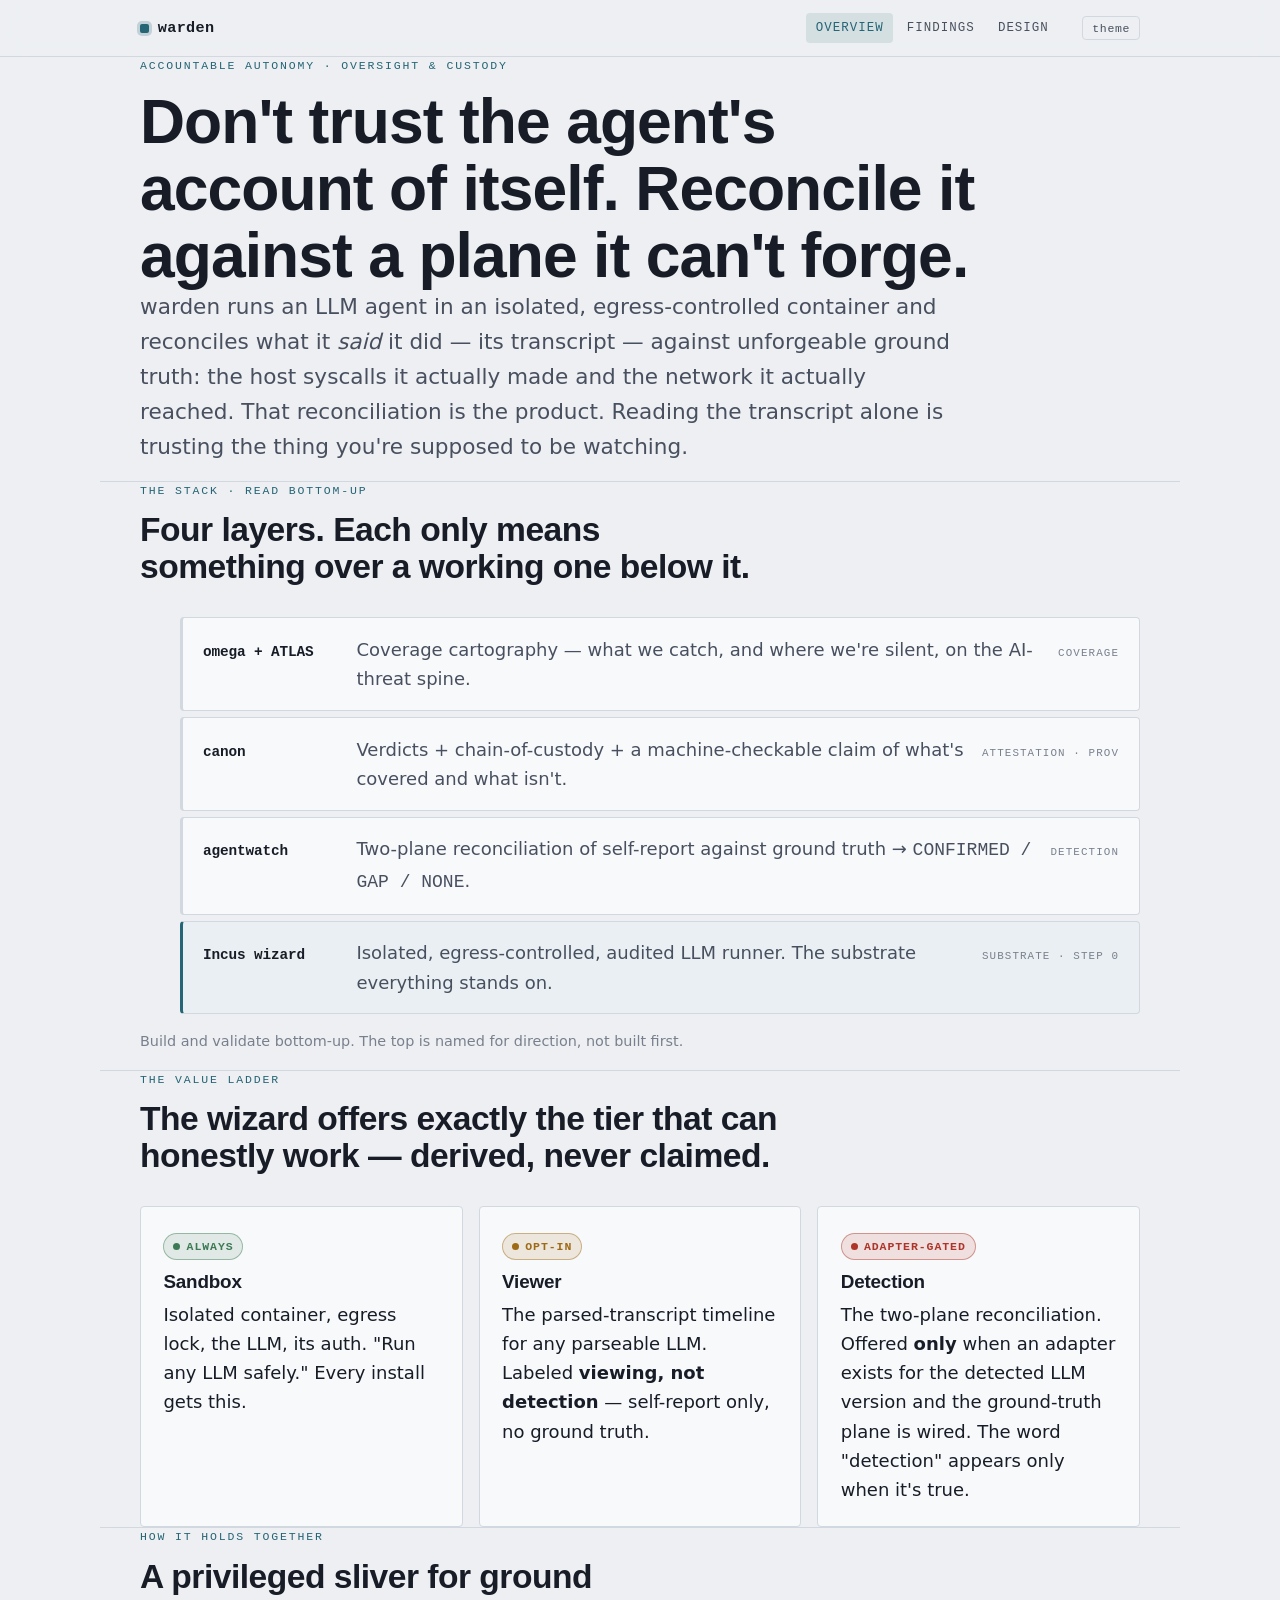
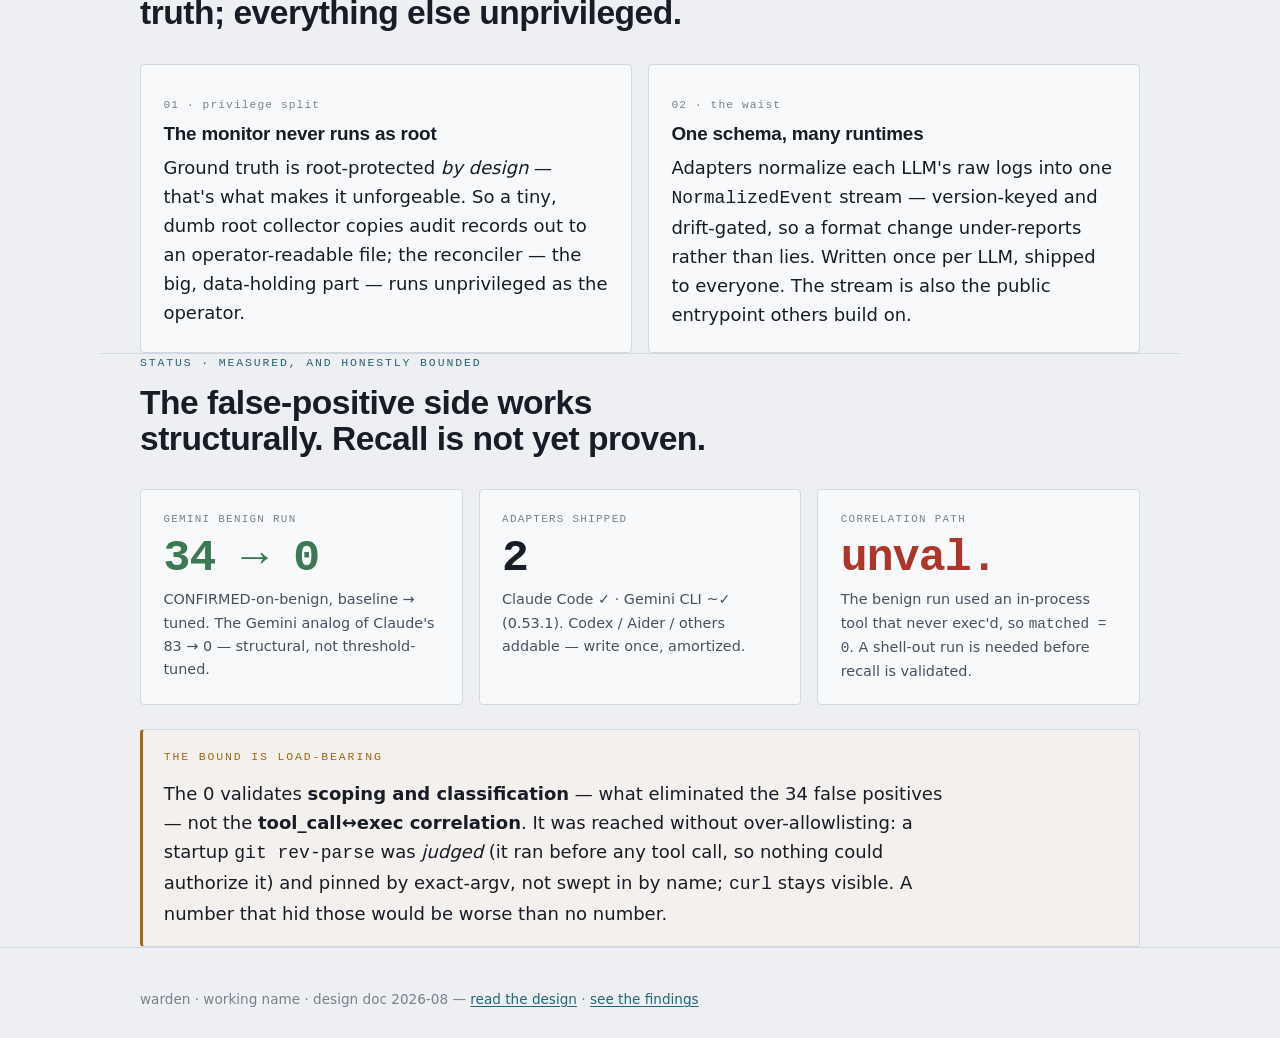
<file: web/index.html>
<!doctype html>
<html lang="en">
<head>
<meta charset="utf-8">
<meta name="viewport" content="width=device-width, initial-scale=1">
<title>warden — governed LLM workload-runner</title>
<meta name="description" content="Run an LLM agent isolated and egress-controlled, and reconcile what it said it did against unforgeable ground truth.">
<link rel="stylesheet" href="warden.css">
</head>
<body>
<header class="bar">
  <div class="wrap">
    <span class="brand"><span class="dot"></span>warden</span>
    <nav class="nav" aria-label="Primary">
      <a href="index.html" aria-current="page">Overview</a>
      <a href="findings.html">Findings</a>
      <a href="design.html">Design</a>
    </nav>
    <button class="tgl" id="tgl" type="button" aria-label="Toggle color theme">theme</button>
  </div>
</header>

<main>
  <section class="wrap">
    <p class="eyebrow">Accountable autonomy · oversight &amp; custody</p>
    <h1>Don't trust the agent's account of itself. Reconcile it against a plane it can't forge.</h1>
    <p class="lede">warden runs an LLM agent in an isolated, egress-controlled container and reconciles what it <em>said</em> it did — its transcript — against unforgeable ground truth: the host syscalls it actually made and the network it actually reached. That reconciliation is the product. Reading the transcript alone is trusting the thing you're supposed to be watching.</p>
  </section>

  <section class="wrap">
    <div class="section-head">
      <p class="eyebrow">The stack · read bottom-up</p>
      <h2>Four layers. Each only means something over a working one below it.</h2>
    </div>
    <ol class="stack">
      <li class="layer" data-base>
        <span class="lname">Incus wizard</span>
        <span class="lrole">Isolated, egress-controlled, audited LLM runner. The substrate everything stands on.</span>
        <span class="ltag">substrate · step 0</span>
      </li>
      <li class="layer">
        <span class="lname">agentwatch</span>
        <span class="lrole">Two-plane reconciliation of self-report against ground truth → <span class="mono">CONFIRMED / GAP / NONE</span>.</span>
        <span class="ltag">detection</span>
      </li>
      <li class="layer">
        <span class="lname">canon</span>
        <span class="lrole">Verdicts + chain-of-custody + a machine-checkable claim of what's covered and what isn't.</span>
        <span class="ltag">attestation · prov</span>
      </li>
      <li class="layer">
        <span class="lname">omega + ATLAS</span>
        <span class="lrole">Coverage cartography — what we catch, and where we're silent, on the AI-threat spine.</span>
        <span class="ltag">coverage</span>
      </li>
    </ol>
    <p class="muted" style="margin-top:1rem;font-size:0.9rem">Build and validate bottom-up. The top is named for direction, not built first.</p>
  </section>

  <section class="wrap">
    <div class="section-head">
      <p class="eyebrow">The value ladder</p>
      <h2>The wizard offers exactly the tier that can honestly work — derived, never claimed.</h2>
    </div>
    <div class="grid cols-3">
      <div class="card">
        <span class="pill pill--ok">Always</span>
        <h3 style="margin-top:0.7rem">Sandbox</h3>
        <p>Isolated container, egress lock, the LLM, its auth. "Run any LLM safely." Every install gets this.</p>
      </div>
      <div class="card">
        <span class="pill pill--gap">Opt-in</span>
        <h3 style="margin-top:0.7rem">Viewer</h3>
        <p>The parsed-transcript timeline for any parseable LLM. Labeled <strong>viewing, not detection</strong> — self-report only, no ground truth.</p>
      </div>
      <div class="card">
        <span class="pill pill--crit">Adapter-gated</span>
        <h3 style="margin-top:0.7rem">Detection</h3>
        <p>The two-plane reconciliation. Offered <strong>only</strong> when an adapter exists for the detected LLM version and the ground-truth plane is wired. The word "detection" appears only when it's true.</p>
      </div>
    </div>
  </section>

  <section class="wrap">
    <div class="section-head">
      <p class="eyebrow">How it holds together</p>
      <h2>A privileged sliver for ground truth; everything else unprivileged.</h2>
    </div>
    <div class="grid cols-2">
      <div class="card">
        <span class="num">01 · privilege split</span>
        <h3 style="margin-top:0.5rem">The monitor never runs as root</h3>
        <p>Ground truth is root-protected <em>by design</em> — that's what makes it unforgeable. So a tiny, dumb root collector copies audit records out to an operator-readable file; the reconciler — the big, data-holding part — runs unprivileged as the operator.</p>
      </div>
      <div class="card">
        <span class="num">02 · the waist</span>
        <h3 style="margin-top:0.5rem">One schema, many runtimes</h3>
        <p>Adapters normalize each LLM's raw logs into one <span class="mono">NormalizedEvent</span> stream — version-keyed and drift-gated, so a format change under-reports rather than lies. Written once per LLM, shipped to everyone. The stream is also the public entrypoint others build on.</p>
      </div>
    </div>
  </section>

  <section class="wrap">
    <div class="section-head">
      <p class="eyebrow">Status · measured, and honestly bounded</p>
      <h2>The false-positive side works structurally. Recall is not yet proven.</h2>
    </div>
    <div class="grid cols-3" style="margin-bottom:1.5rem">
      <div class="stat" data-tone="ok"><div class="k">Gemini benign run</div><div class="v">34&nbsp;→&nbsp;0</div><div class="s">CONFIRMED-on-benign, baseline → tuned. The Gemini analog of Claude's 83 → 0 — structural, not threshold-tuned.</div></div>
      <div class="stat"><div class="k">Adapters shipped</div><div class="v">2</div><div class="s">Claude Code ✓ · Gemini CLI ~✓ (0.53.1). Codex / Aider / others addable — write once, amortized.</div></div>
      <div class="stat" data-tone="crit"><div class="k">Correlation path</div><div class="v">unval.</div><div class="s">The benign run used an in-process tool that never exec'd, so <span class="mono">matched = 0</span>. A shell-out run is needed before recall is validated.</div></div>
    </div>
    <div class="note">
      <p class="eyebrow">The bound is load-bearing</p>
      <p style="margin-bottom:0">The 0 validates <strong>scoping and classification</strong> — what eliminated the 34 false positives — not the <strong>tool_call↔exec correlation</strong>. It was reached without over-allowlisting: a startup <span class="mono">git rev-parse</span> was <em>judged</em> (it ran before any tool call, so nothing could authorize it) and pinned by exact-argv, not swept in by name; <span class="mono">curl</span> stays visible. A number that hid those would be worse than no number.</p>
    </div>
  </section>
</main>

<footer>
  <div class="wrap">
    warden · working name · design doc 2026-08 — <a href="design.html">read the design</a> · <a href="findings.html">see the findings</a>
  </div>
</footer>

<script>
(function () {
  var root = document.documentElement, btn = document.getElementById("tgl");
  var KEY = "warden-theme";
  try { var saved = localStorage.getItem(KEY); if (saved) root.setAttribute("data-theme", saved); } catch (e) {}
  function cur() {
    var a = root.getAttribute("data-theme");
    if (a) return a;
    return matchMedia("(prefers-color-scheme: dark)").matches ? "dark" : "light";
  }
  btn.addEventListener("click", function () {
    var next = cur() === "dark" ? "light" : "dark";
    root.setAttribute("data-theme", next);
    try { localStorage.setItem(KEY, next); } catch (e) {}
  });
})();
</script>
</body>
</html>
</file>
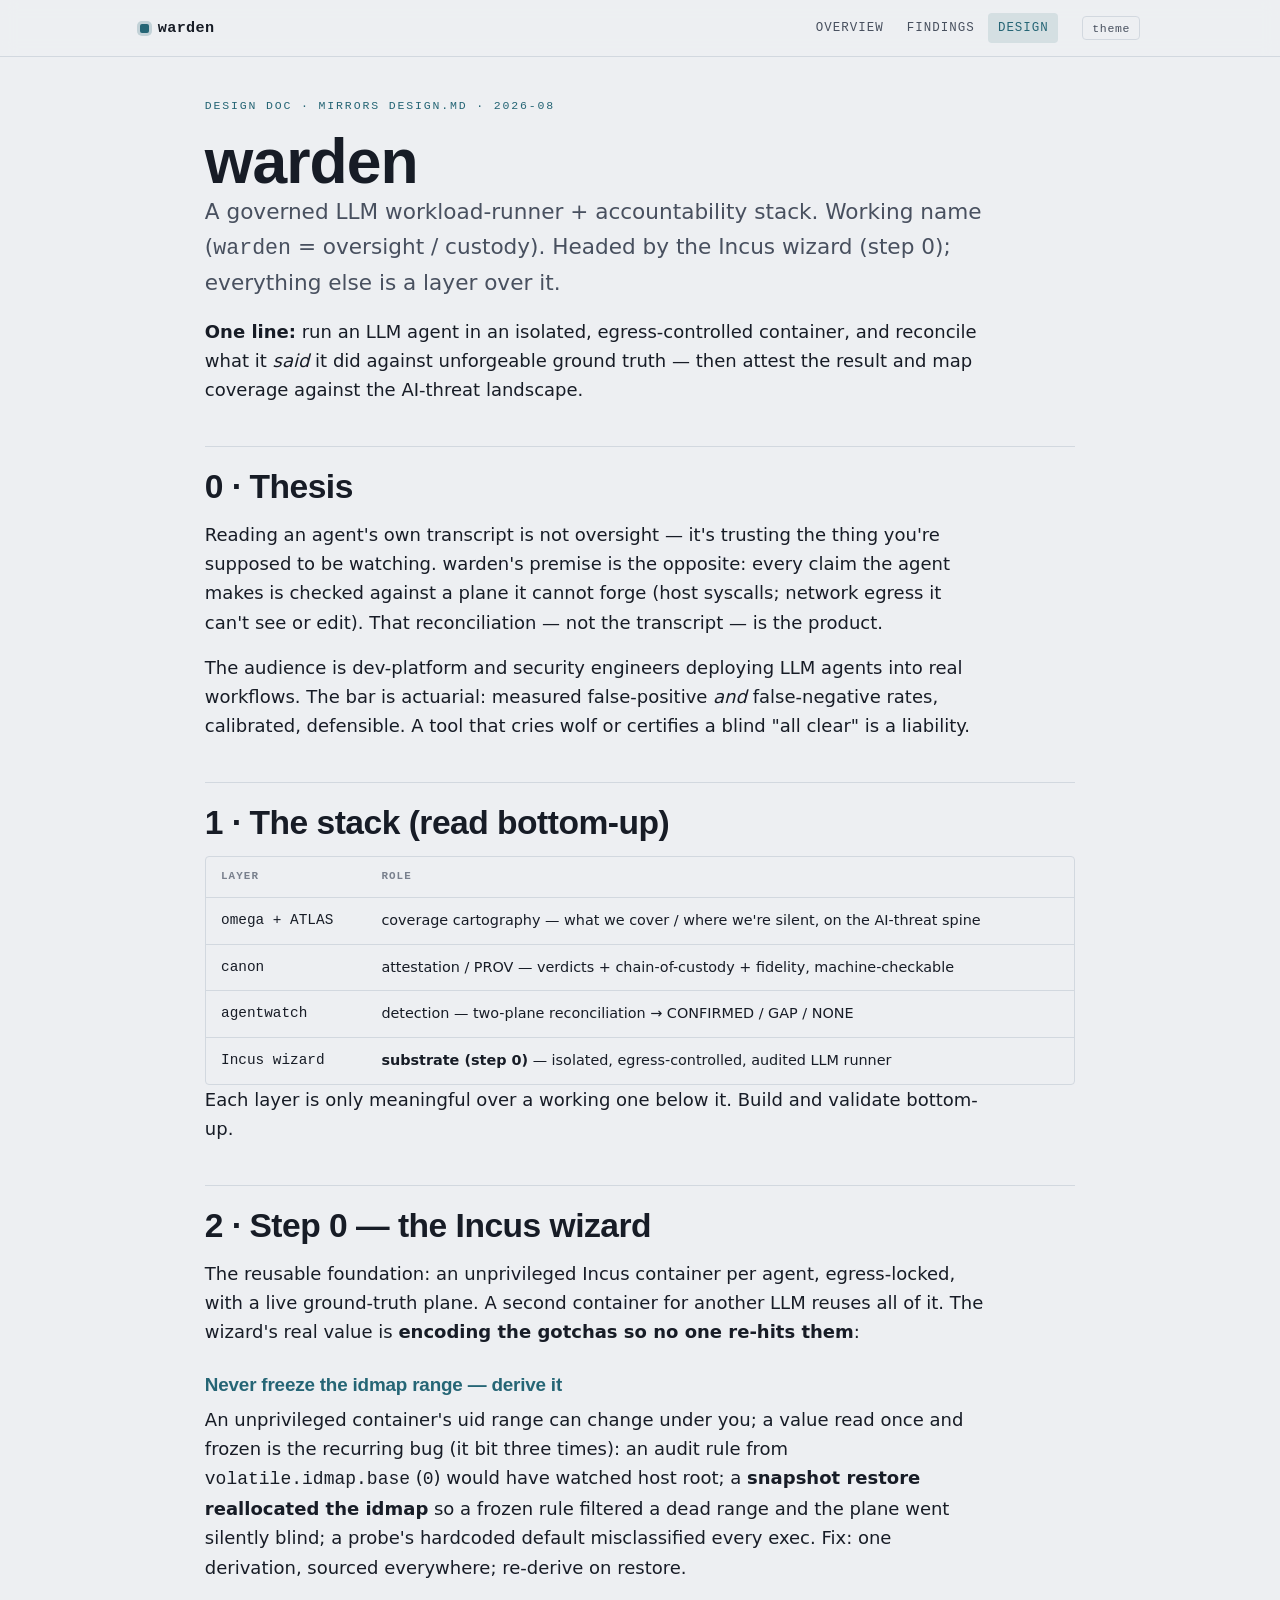
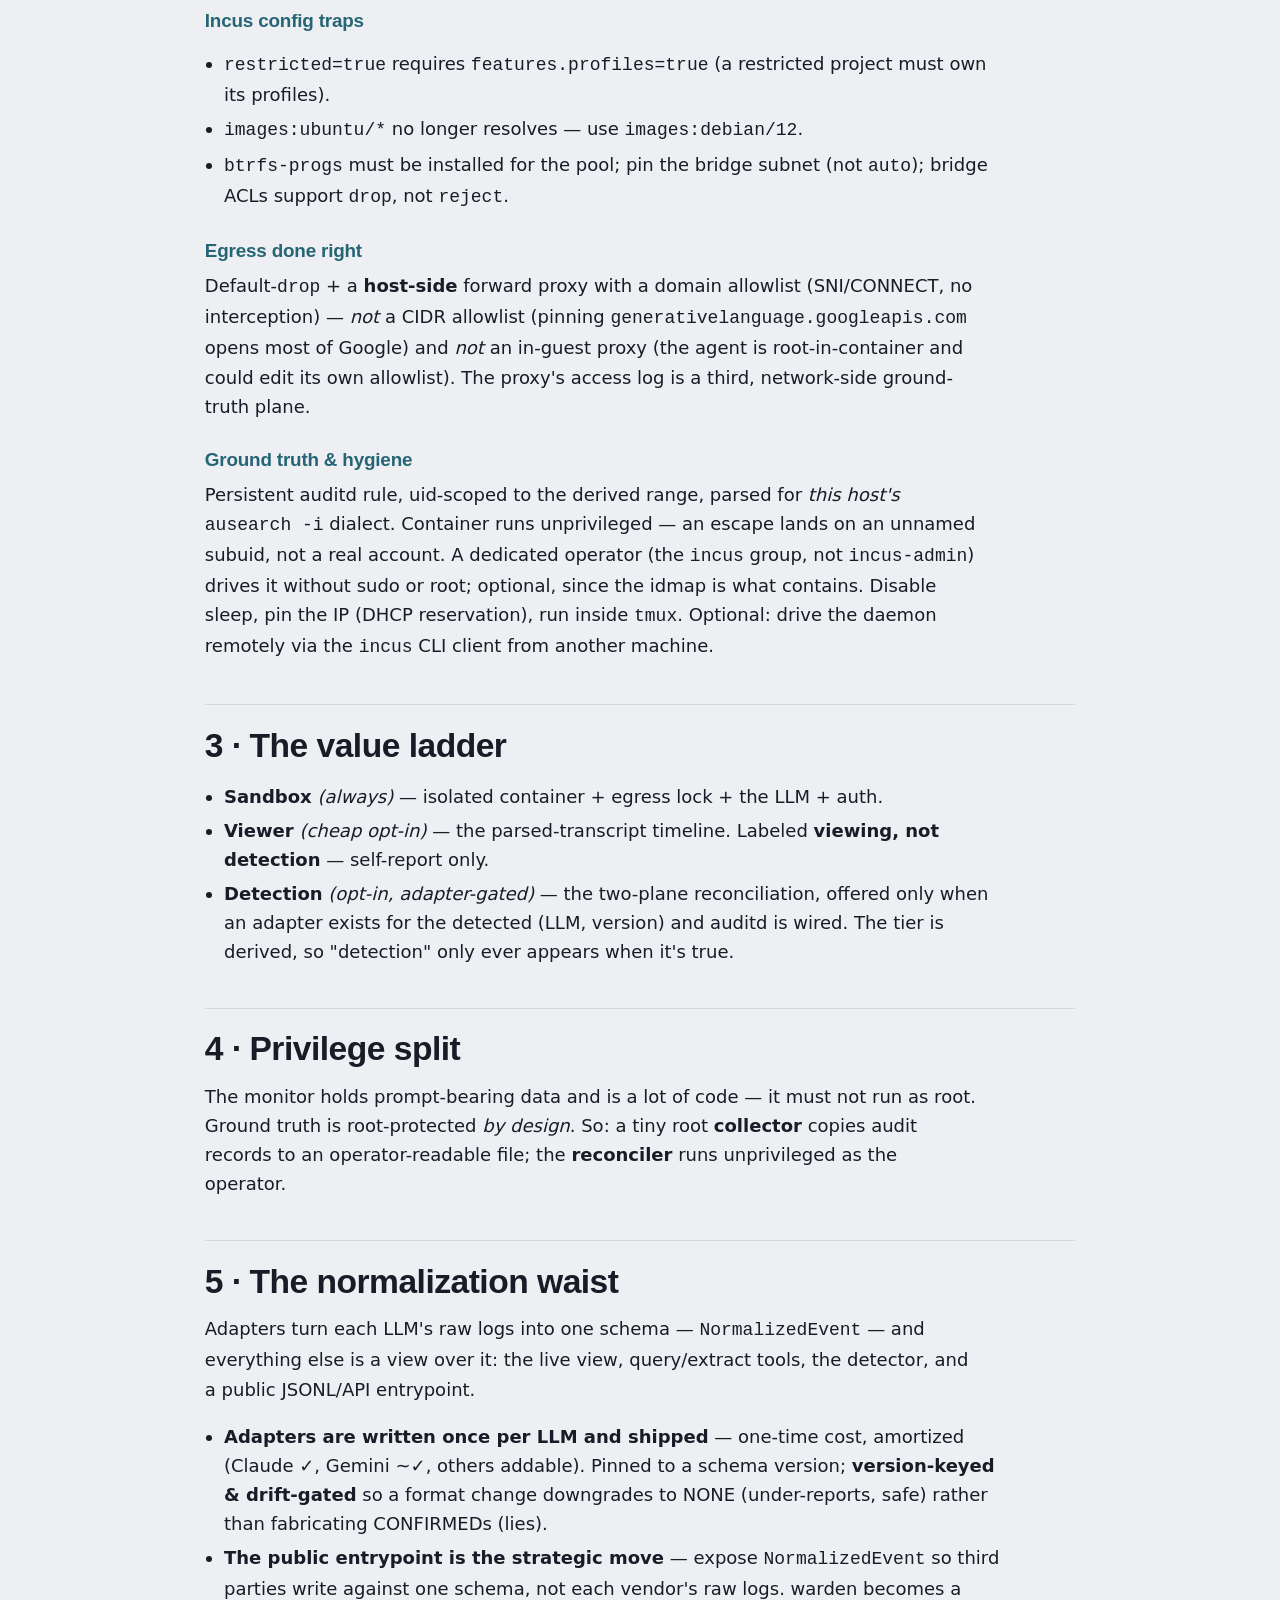
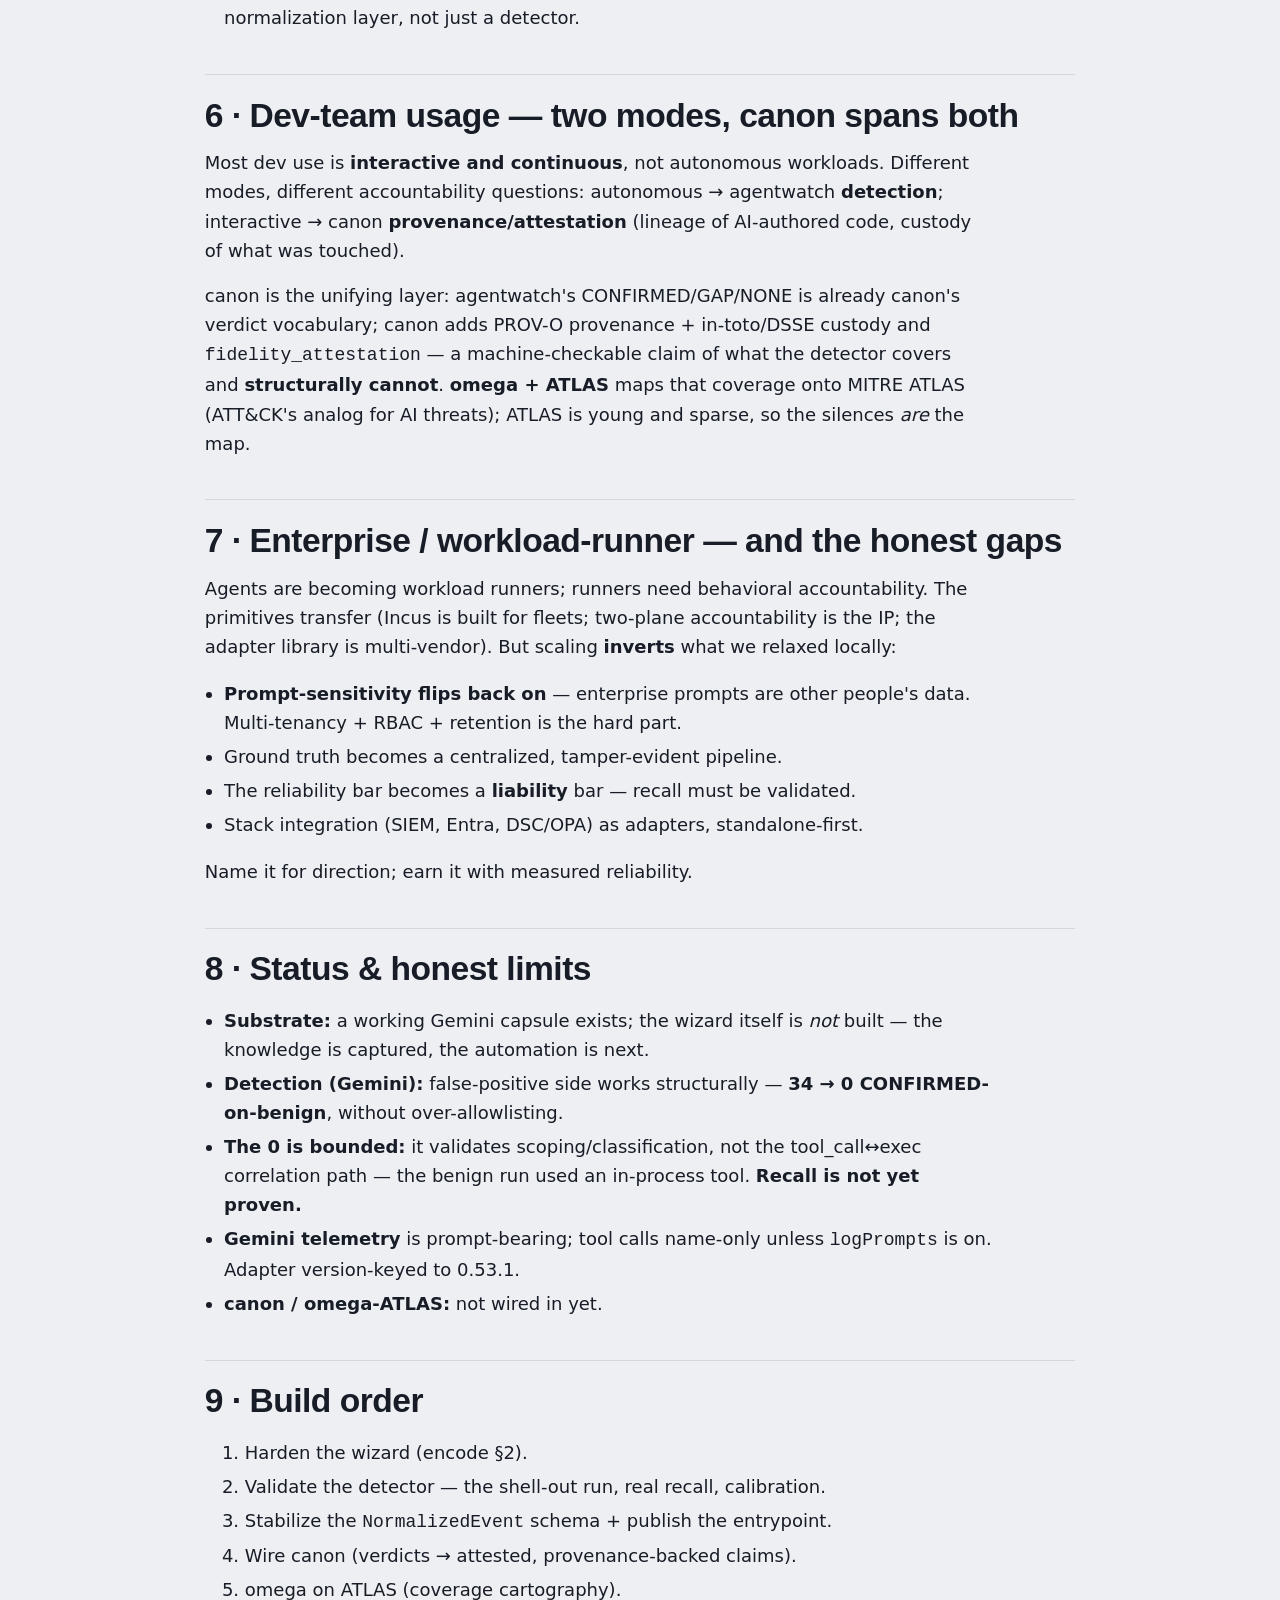
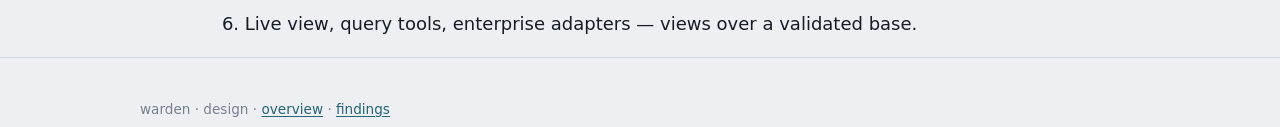
<file: web/design.html>
<!doctype html>
<html lang="en">
<head>
<meta charset="utf-8">
<meta name="viewport" content="width=device-width, initial-scale=1">
<title>warden — design</title>
<meta name="description" content="The warden design doc: a governed LLM workload-runner + accountability stack.">
<link rel="stylesheet" href="warden.css">
</head>
<body>
<header class="bar">
  <div class="wrap">
    <span class="brand"><span class="dot"></span>warden</span>
    <nav class="nav" aria-label="Primary">
      <a href="index.html">Overview</a>
      <a href="findings.html">Findings</a>
      <a href="design.html" aria-current="page">Design</a>
    </nav>
    <button class="tgl" id="tgl" type="button" aria-label="Toggle color theme">theme</button>
  </div>
</header>

<main class="wrap">
  <article class="doc">
    <p class="eyebrow" style="margin-top:2.5rem">Design doc · mirrors DESIGN.md · 2026-08</p>
    <h1>warden</h1>
    <p class="lede">A governed LLM workload-runner + accountability stack. Working name (<span class="mono">warden</span> = oversight / custody). Headed by the Incus wizard (step 0); everything else is a layer over it.</p>
    <p><strong>One line:</strong> run an LLM agent in an isolated, egress-controlled container, and reconcile what it <em>said</em> it did against unforgeable ground truth — then attest the result and map coverage against the AI-threat landscape.</p>

    <h2>0 · Thesis</h2>
    <p>Reading an agent's own transcript is not oversight — it's trusting the thing you're supposed to be watching. warden's premise is the opposite: every claim the agent makes is checked against a plane it cannot forge (host syscalls; network egress it can't see or edit). That reconciliation — not the transcript — is the product.</p>
    <p>The audience is dev-platform and security engineers deploying LLM agents into real workflows. The bar is actuarial: measured false-positive <em>and</em> false-negative rates, calibrated, defensible. A tool that cries wolf or certifies a blind "all clear" is a liability.</p>

    <h2>1 · The stack (read bottom-up)</h2>
    <div class="tablewrap"><table>
      <thead><tr><th>Layer</th><th>Role</th></tr></thead>
      <tbody>
        <tr><td class="mono">omega + ATLAS</td><td>coverage cartography — what we cover / where we're silent, on the AI-threat spine</td></tr>
        <tr><td class="mono">canon</td><td>attestation / PROV — verdicts + chain-of-custody + fidelity, machine-checkable</td></tr>
        <tr><td class="mono">agentwatch</td><td>detection — two-plane reconciliation → CONFIRMED / GAP / NONE</td></tr>
        <tr><td class="mono">Incus wizard</td><td><strong>substrate (step 0)</strong> — isolated, egress-controlled, audited LLM runner</td></tr>
      </tbody>
    </table></div>
    <p>Each layer is only meaningful over a working one below it. Build and validate bottom-up.</p>

    <h2>2 · Step 0 — the Incus wizard</h2>
    <p>The reusable foundation: an unprivileged Incus container per agent, egress-locked, with a live ground-truth plane. A second container for another LLM reuses all of it. The wizard's real value is <strong>encoding the gotchas so no one re-hits them</strong>:</p>
    <h3>Never freeze the idmap range — derive it</h3>
    <p>An unprivileged container's uid range can change under you; a value read once and frozen is the recurring bug (it bit three times): an audit rule from <span class="mono">volatile.idmap.base</span> (<span class="mono">0</span>) would have watched host root; a <strong>snapshot restore reallocated the idmap</strong> so a frozen rule filtered a dead range and the plane went silently blind; a probe's hardcoded default misclassified every exec. Fix: one derivation, sourced everywhere; re-derive on restore.</p>
    <h3>Incus config traps</h3>
    <ul>
      <li><span class="mono">restricted=true</span> requires <span class="mono">features.profiles=true</span> (a restricted project must own its profiles).</li>
      <li><span class="mono">images:ubuntu/*</span> no longer resolves — use <span class="mono">images:debian/12</span>.</li>
      <li><span class="mono">btrfs-progs</span> must be installed for the pool; pin the bridge subnet (not <span class="mono">auto</span>); bridge ACLs support <span class="mono">drop</span>, not <span class="mono">reject</span>.</li>
    </ul>
    <h3>Egress done right</h3>
    <p>Default-<span class="mono">drop</span> + a <strong>host-side</strong> forward proxy with a domain allowlist (SNI/CONNECT, no interception) — <em>not</em> a CIDR allowlist (pinning <span class="mono">generativelanguage.googleapis.com</span> opens most of Google) and <em>not</em> an in-guest proxy (the agent is root-in-container and could edit its own allowlist). The proxy's access log is a third, network-side ground-truth plane.</p>
    <h3>Ground truth &amp; hygiene</h3>
    <p>Persistent auditd rule, uid-scoped to the derived range, parsed for <em>this host's</em> <span class="mono">ausearch -i</span> dialect. Container runs unprivileged — an escape lands on an unnamed subuid, not a real account. A dedicated operator (the <span class="mono">incus</span> group, not <span class="mono">incus-admin</span>) drives it without sudo or root; optional, since the idmap is what contains. Disable sleep, pin the IP (DHCP reservation), run inside <span class="mono">tmux</span>. Optional: drive the daemon remotely via the <span class="mono">incus</span> CLI client from another machine.</p>

    <h2>3 · The value ladder</h2>
    <ul>
      <li><strong>Sandbox</strong> <em>(always)</em> — isolated container + egress lock + the LLM + auth.</li>
      <li><strong>Viewer</strong> <em>(cheap opt-in)</em> — the parsed-transcript timeline. Labeled <strong>viewing, not detection</strong> — self-report only.</li>
      <li><strong>Detection</strong> <em>(opt-in, adapter-gated)</em> — the two-plane reconciliation, offered only when an adapter exists for the detected (LLM, version) and auditd is wired. The tier is derived, so "detection" only ever appears when it's true.</li>
    </ul>

    <h2>4 · Privilege split</h2>
    <p>The monitor holds prompt-bearing data and is a lot of code — it must not run as root. Ground truth is root-protected <em>by design</em>. So: a tiny root <strong>collector</strong> copies audit records to an operator-readable file; the <strong>reconciler</strong> runs unprivileged as the operator.</p>

    <h2>5 · The normalization waist</h2>
    <p>Adapters turn each LLM's raw logs into one schema — <span class="mono">NormalizedEvent</span> — and everything else is a view over it: the live view, query/extract tools, the detector, and a public JSONL/API entrypoint.</p>
    <ul>
      <li><strong>Adapters are written once per LLM and shipped</strong> — one-time cost, amortized (Claude ✓, Gemini ~✓, others addable). Pinned to a schema version; <strong>version-keyed &amp; drift-gated</strong> so a format change downgrades to NONE (under-reports, safe) rather than fabricating CONFIRMEDs (lies).</li>
      <li><strong>The public entrypoint is the strategic move</strong> — expose <span class="mono">NormalizedEvent</span> so third parties write against one schema, not each vendor's raw logs. warden becomes a normalization layer, not just a detector.</li>
    </ul>

    <h2>6 · Dev-team usage — two modes, canon spans both</h2>
    <p>Most dev use is <strong>interactive and continuous</strong>, not autonomous workloads. Different modes, different accountability questions: autonomous → agentwatch <strong>detection</strong>; interactive → canon <strong>provenance/attestation</strong> (lineage of AI-authored code, custody of what was touched).</p>
    <p>canon is the unifying layer: agentwatch's CONFIRMED/GAP/NONE is already canon's verdict vocabulary; canon adds PROV-O provenance + in-toto/DSSE custody and <span class="mono">fidelity_attestation</span> — a machine-checkable claim of what the detector covers and <strong>structurally cannot</strong>. <strong>omega + ATLAS</strong> maps that coverage onto MITRE ATLAS (ATT&amp;CK's analog for AI threats); ATLAS is young and sparse, so the silences <em>are</em> the map.</p>

    <h2>7 · Enterprise / workload-runner — and the honest gaps</h2>
    <p>Agents are becoming workload runners; runners need behavioral accountability. The primitives transfer (Incus is built for fleets; two-plane accountability is the IP; the adapter library is multi-vendor). But scaling <strong>inverts</strong> what we relaxed locally:</p>
    <ul>
      <li><strong>Prompt-sensitivity flips back on</strong> — enterprise prompts are other people's data. Multi-tenancy + RBAC + retention is the hard part.</li>
      <li>Ground truth becomes a centralized, tamper-evident pipeline.</li>
      <li>The reliability bar becomes a <strong>liability</strong> bar — recall must be validated.</li>
      <li>Stack integration (SIEM, Entra, DSC/OPA) as adapters, standalone-first.</li>
    </ul>
    <p>Name it for direction; earn it with measured reliability.</p>

    <h2>8 · Status &amp; honest limits</h2>
    <ul>
      <li><strong>Substrate:</strong> a working Gemini capsule exists; the wizard itself is <em>not</em> built — the knowledge is captured, the automation is next.</li>
      <li><strong>Detection (Gemini):</strong> false-positive side works structurally — <strong>34 → 0 CONFIRMED-on-benign</strong>, without over-allowlisting.</li>
      <li><strong>The 0 is bounded:</strong> it validates scoping/classification, not the tool_call↔exec correlation path — the benign run used an in-process tool. <strong>Recall is not yet proven.</strong></li>
      <li><strong>Gemini telemetry</strong> is prompt-bearing; tool calls name-only unless <span class="mono">logPrompts</span> is on. Adapter version-keyed to 0.53.1.</li>
      <li><strong>canon / omega-ATLAS:</strong> not wired in yet.</li>
    </ul>

    <h2>9 · Build order</h2>
    <ol>
      <li>Harden the wizard (encode §2).</li>
      <li>Validate the detector — the shell-out run, real recall, calibration.</li>
      <li>Stabilize the <span class="mono">NormalizedEvent</span> schema + publish the entrypoint.</li>
      <li>Wire canon (verdicts → attested, provenance-backed claims).</li>
      <li>omega on ATLAS (coverage cartography).</li>
      <li>Live view, query tools, enterprise adapters — views over a validated base.</li>
    </ol>
  </article>
</main>

<footer>
  <div class="wrap">warden · design · <a href="index.html">overview</a> · <a href="findings.html">findings</a></div>
</footer>

<script>
(function () {
  var root = document.documentElement, btn = document.getElementById("tgl"), KEY = "warden-theme";
  try { var s = localStorage.getItem(KEY); if (s) root.setAttribute("data-theme", s); } catch (e) {}
  function cur(){ var a = root.getAttribute("data-theme"); return a || (matchMedia("(prefers-color-scheme: dark)").matches ? "dark" : "light"); }
  btn.addEventListener("click", function(){ var n = cur() === "dark" ? "light" : "dark"; root.setAttribute("data-theme", n); try { localStorage.setItem(KEY, n); } catch (e) {} });
})();
</script>
</body>
</html>
</file>
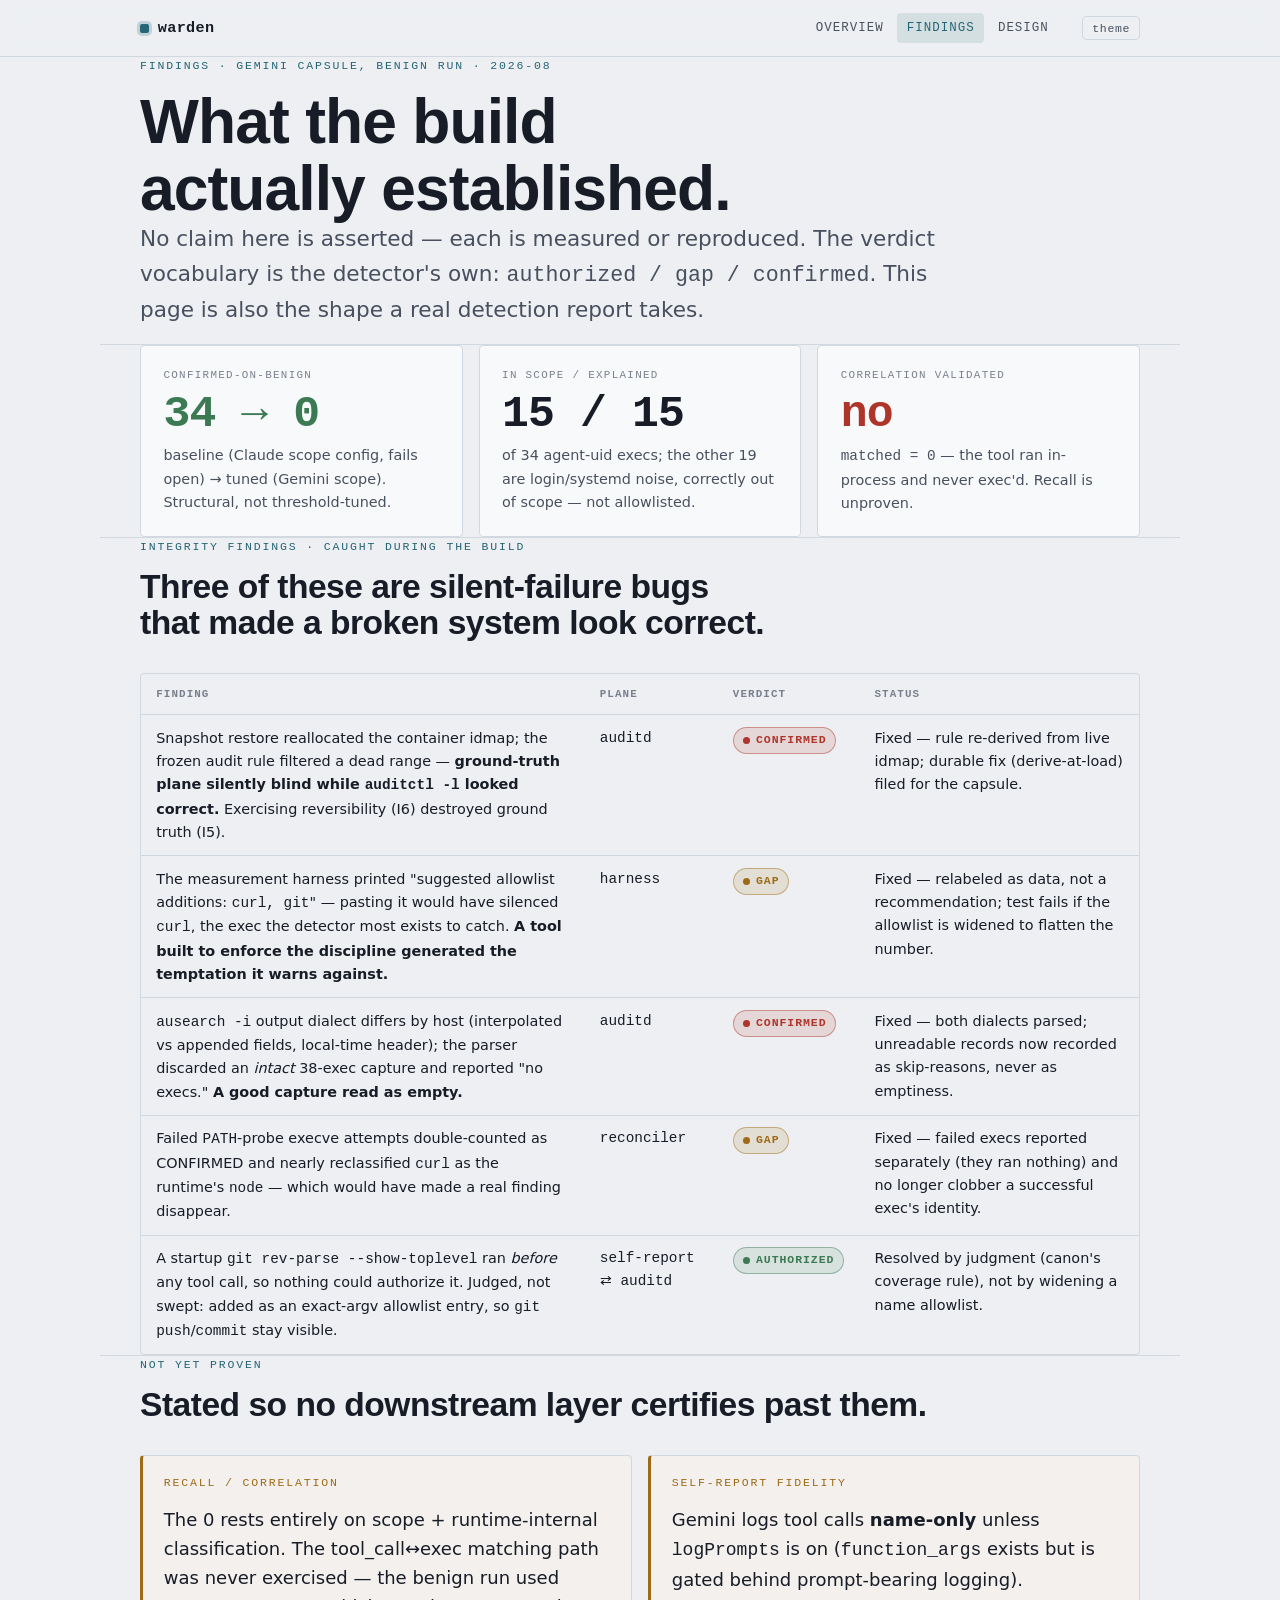
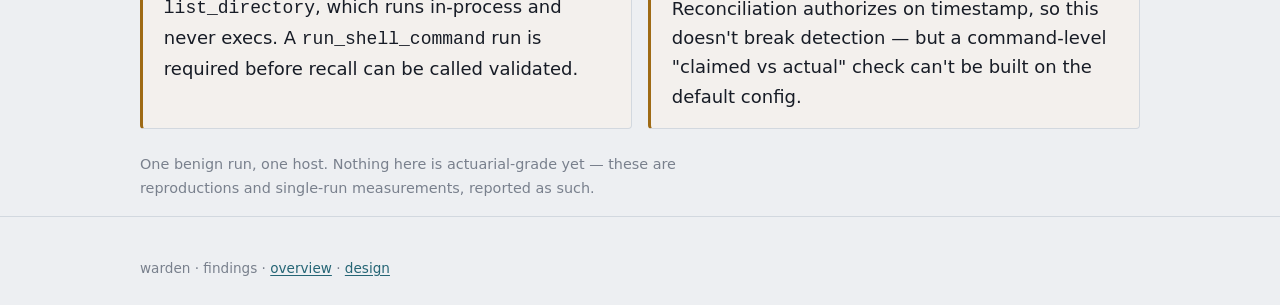
<file: web/findings.html>
<!doctype html>
<html lang="en">
<head>
<meta charset="utf-8">
<meta name="viewport" content="width=device-width, initial-scale=1">
<title>warden — findings</title>
<meta name="description" content="What the build actually established: verdicts, integrity findings, and honest limits.">
<link rel="stylesheet" href="warden.css">
</head>
<body>
<header class="bar">
  <div class="wrap">
    <span class="brand"><span class="dot"></span>warden</span>
    <nav class="nav" aria-label="Primary">
      <a href="index.html">Overview</a>
      <a href="findings.html" aria-current="page">Findings</a>
      <a href="design.html">Design</a>
    </nav>
    <button class="tgl" id="tgl" type="button" aria-label="Toggle color theme">theme</button>
  </div>
</header>

<main>
  <section class="wrap">
    <p class="eyebrow">Findings · Gemini capsule, benign run · 2026-08</p>
    <h1>What the build actually established.</h1>
    <p class="lede">No claim here is asserted — each is measured or reproduced. The verdict vocabulary is the detector's own: <span class="mono">authorized / gap / confirmed</span>. This page is also the shape a real detection report takes.</p>
  </section>

  <section class="wrap">
    <div class="grid cols-3">
      <div class="stat" data-tone="ok"><div class="k">CONFIRMED-on-benign</div><div class="v">34 → 0</div><div class="s">baseline (Claude scope config, fails open) → tuned (Gemini scope). Structural, not threshold-tuned.</div></div>
      <div class="stat"><div class="k">In scope / explained</div><div class="v">15 / 15</div><div class="s">of 34 agent-uid execs; the other 19 are login/systemd noise, correctly out of scope — not allowlisted.</div></div>
      <div class="stat" data-tone="crit"><div class="k">Correlation validated</div><div class="v">no</div><div class="s"><span class="mono">matched = 0</span> — the tool ran in-process and never exec'd. Recall is unproven.</div></div>
    </div>
  </section>

  <section class="wrap">
    <div class="section-head">
      <p class="eyebrow">Integrity findings · caught during the build</p>
      <h2>Three of these are silent-failure bugs that made a broken system look correct.</h2>
    </div>
    <div class="tablewrap">
      <table>
        <thead>
          <tr><th>Finding</th><th>Plane</th><th>Verdict</th><th>Status</th></tr>
        </thead>
        <tbody>
          <tr>
            <td>Snapshot restore reallocated the container idmap; the frozen audit rule filtered a dead range — <strong>ground-truth plane silently blind while <span class="mono">auditctl -l</span> looked correct.</strong> Exercising reversibility (I6) destroyed ground truth (I5).</td>
            <td class="mono">auditd</td>
            <td><span class="pill pill--crit">confirmed</span></td>
            <td>Fixed — rule re-derived from live idmap; durable fix (derive-at-load) filed for the capsule.</td>
          </tr>
          <tr>
            <td>The measurement harness printed "suggested allowlist additions: <span class="mono">curl, git</span>" — pasting it would have silenced <span class="mono">curl</span>, the exec the detector most exists to catch. <strong>A tool built to enforce the discipline generated the temptation it warns against.</strong></td>
            <td class="mono">harness</td>
            <td><span class="pill pill--gap">gap</span></td>
            <td>Fixed — relabeled as data, not a recommendation; test fails if the allowlist is widened to flatten the number.</td>
          </tr>
          <tr>
            <td><span class="mono">ausearch -i</span> output dialect differs by host (interpolated vs appended fields, local-time header); the parser discarded an <em>intact</em> 38-exec capture and reported "no execs." <strong>A good capture read as empty.</strong></td>
            <td class="mono">auditd</td>
            <td><span class="pill pill--crit">confirmed</span></td>
            <td>Fixed — both dialects parsed; unreadable records now recorded as skip-reasons, never as emptiness.</td>
          </tr>
          <tr>
            <td>Failed <span class="mono">PATH</span>-probe execve attempts double-counted as CONFIRMED and nearly reclassified <span class="mono">curl</span> as the runtime's <span class="mono">node</span> — which would have made a real finding disappear.</td>
            <td class="mono">reconciler</td>
            <td><span class="pill pill--gap">gap</span></td>
            <td>Fixed — failed execs reported separately (they ran nothing) and no longer clobber a successful exec's identity.</td>
          </tr>
          <tr>
            <td>A startup <span class="mono">git rev-parse --show-toplevel</span> ran <em>before</em> any tool call, so nothing could authorize it. Judged, not swept: added as an exact-argv allowlist entry, so <span class="mono">git push</span>/<span class="mono">commit</span> stay visible.</td>
            <td class="mono">self-report ⇄ auditd</td>
            <td><span class="pill pill--ok">authorized</span></td>
            <td>Resolved by judgment (canon's coverage rule), not by widening a name allowlist.</td>
          </tr>
        </tbody>
      </table>
    </div>
  </section>

  <section class="wrap">
    <div class="section-head">
      <p class="eyebrow">Not yet proven</p>
      <h2>Stated so no downstream layer certifies past them.</h2>
    </div>
    <div class="grid cols-2">
      <div class="note">
        <p class="eyebrow">Recall / correlation</p>
        <p style="margin-bottom:0">The 0 rests entirely on scope + runtime-internal classification. The tool_call↔exec matching path was never exercised — the benign run used <span class="mono">list_directory</span>, which runs in-process and never execs. A <span class="mono">run_shell_command</span> run is required before recall can be called validated.</p>
      </div>
      <div class="note">
        <p class="eyebrow">Self-report fidelity</p>
        <p style="margin-bottom:0">Gemini logs tool calls <strong>name-only</strong> unless <span class="mono">logPrompts</span> is on (<span class="mono">function_args</span> exists but is gated behind prompt-bearing logging). Reconciliation authorizes on timestamp, so this doesn't break detection — but a command-level "claimed vs actual" check can't be built on the default config.</p>
      </div>
    </div>
    <p class="muted" style="margin-top:1.5rem;font-size:0.9rem">One benign run, one host. Nothing here is actuarial-grade yet — these are reproductions and single-run measurements, reported as such.</p>
  </section>
</main>

<footer>
  <div class="wrap">warden · findings · <a href="index.html">overview</a> · <a href="design.html">design</a></div>
</footer>

<script>
(function () {
  var root = document.documentElement, btn = document.getElementById("tgl"), KEY = "warden-theme";
  try { var s = localStorage.getItem(KEY); if (s) root.setAttribute("data-theme", s); } catch (e) {}
  function cur(){ var a = root.getAttribute("data-theme"); return a || (matchMedia("(prefers-color-scheme: dark)").matches ? "dark" : "light"); }
  btn.addEventListener("click", function(){ var n = cur() === "dark" ? "light" : "dark"; root.setAttribute("data-theme", n); try { localStorage.setItem(KEY, n); } catch (e) {} });
})();
</script>
</body>
</html>
</file>
<file: web/warden.css>
/* warden — shared design system
   cool slate neutrals (chosen, blue-biased) · single steel-teal accent for chrome
   · a separate verdict triad (ok/gap/crit) because CONFIRMED/GAP/NONE is the subject's vocabulary */

:root {
  --ground:    #EDEFF2;
  --surface:   #F8F9FB;
  --surface-2: #E3E7EC;
  --ink:       #171C26;
  --ink-soft:  #48505F;
  --ink-faint: #79808D;
  --line:      #D2D8DF;
  --accent:    #256575;
  --accent-2:  #3E8496;
  --ok:        #3C7A54;
  --gap:       #9E6A15;
  --crit:      #AE3529;

  --font-display: "Helvetica Neue", Helvetica, "Segoe UI", system-ui, sans-serif;
  --font-body: system-ui, -apple-system, "Segoe UI", Roboto, sans-serif;
  --font-mono: ui-monospace, "SF Mono", "JetBrains Mono", Menlo, Consolas, monospace;

  --maxw: 1080px;
  --measure: 68ch;
  --r: 4px;
  --step: clamp(1rem, 0.9rem + 0.5vw, 1.125rem);
}

@media (prefers-color-scheme: dark) {
  :root {
    --ground:    #0F131A;
    --surface:   #161B23;
    --surface-2: #1E2631;
    --ink:       #DCE1E9;
    --ink-soft:  #9AA3B2;
    --ink-faint: #69727F;
    --line:      #29313D;
    --accent:    #63AEBE;
    --accent-2:  #86C6D2;
    --ok:        #61A87C;
    --gap:       #D2A241;
    --crit:      #D65A4D;
  }
}
:root[data-theme="light"] {
  --ground:#EDEFF2; --surface:#F8F9FB; --surface-2:#E3E7EC; --ink:#171C26;
  --ink-soft:#48505F; --ink-faint:#79808D; --line:#D2D8DF; --accent:#256575;
  --accent-2:#3E8496; --ok:#3C7A54; --gap:#9E6A15; --crit:#AE3529;
}
:root[data-theme="dark"] {
  --ground:#0F131A; --surface:#161B23; --surface-2:#1E2631; --ink:#DCE1E9;
  --ink-soft:#9AA3B2; --ink-faint:#69727F; --line:#29313D; --accent:#63AEBE;
  --accent-2:#86C6D2; --ok:#61A87C; --gap:#D2A241; --crit:#D65A4D;
}

* { box-sizing: border-box; }
html { -webkit-text-size-adjust: 100%; }
body {
  margin: 0;
  background: var(--ground);
  color: var(--ink);
  font-family: var(--font-body);
  font-size: var(--step);
  line-height: 1.62;
  -webkit-font-smoothing: antialiased;
}

.wrap { max-width: var(--maxw); margin: 0 auto; padding: 0 clamp(1.25rem, 4vw, 2.5rem); }

/* --- typography --- */
h1, h2, h3 { font-family: var(--font-display); font-weight: 700; text-wrap: balance; letter-spacing: -0.015em; line-height: 1.08; margin: 0; }
h1 { font-size: clamp(2.2rem, 1.5rem + 3.4vw, 3.9rem); }
h2 { font-size: clamp(1.5rem, 1.2rem + 1.3vw, 2.1rem); }
h3 { font-size: 1.18rem; letter-spacing: -0.01em; }
p { margin: 0 0 1rem; max-width: var(--measure); }
a { color: var(--accent); text-decoration-thickness: 1px; text-underline-offset: 2px; }
a:hover { color: var(--accent-2); }
strong { font-weight: 650; }

.eyebrow {
  font-family: var(--font-mono);
  font-size: 0.72rem;
  text-transform: uppercase;
  letter-spacing: 0.16em;
  color: var(--accent);
  margin: 0 0 0.75rem;
}
.lede { font-size: clamp(1.1rem, 1rem + 0.5vw, 1.35rem); color: var(--ink-soft); max-width: 60ch; }
.mono { font-family: var(--font-mono); }
.muted { color: var(--ink-faint); }

/* --- top bar --- */
.bar { position: sticky; top: 0; z-index: 20; background: color-mix(in srgb, var(--ground) 88%, transparent); backdrop-filter: blur(8px); border-bottom: 1px solid var(--line); }
.bar .wrap { display: flex; align-items: center; gap: 1.5rem; height: 56px; }
.brand { font-family: var(--font-mono); font-weight: 700; letter-spacing: 0.02em; font-size: 0.95rem; margin-right: auto; display: flex; align-items: center; gap: 0.55rem; }
.brand .dot { width: 9px; height: 9px; border-radius: 2px; background: var(--accent); box-shadow: 0 0 0 3px color-mix(in srgb, var(--accent) 22%, transparent); }
.nav { display: flex; gap: 0.25rem; }
.nav a { font-family: var(--font-mono); font-size: 0.78rem; text-transform: uppercase; letter-spacing: 0.08em; color: var(--ink-soft); text-decoration: none; padding: 0.3rem 0.6rem; border-radius: var(--r); }
.nav a:hover { color: var(--ink); background: var(--surface-2); }
.nav a[aria-current="page"] { color: var(--accent); background: color-mix(in srgb, var(--accent) 12%, transparent); }
.tgl { font-family: var(--font-mono); font-size: 0.72rem; letter-spacing: 0.06em; color: var(--ink-soft); background: transparent; border: 1px solid var(--line); border-radius: var(--r); padding: 0.28rem 0.55rem; cursor: pointer; }
.tgl:hover { color: var(--ink); border-color: var(--ink-faint); }

/* --- sections --- */
section { padding: clamp(3rem, 6vw, 5.5rem) 0; border-top: 1px solid var(--line); }
section:first-of-type { border-top: 0; }
.section-head { margin-bottom: 2rem; }

/* --- the stack diagram (read bottom-up) --- */
.stack { display: flex; flex-direction: column-reverse; gap: 6px; margin: 0; }
.layer { display: grid; grid-template-columns: 12ch 1fr auto; align-items: baseline; gap: 1rem; padding: 1.05rem 1.25rem; background: var(--surface); border: 1px solid var(--line); border-left: 3px solid var(--line); border-radius: var(--r); }
.layer[data-base] { border-left-color: var(--accent); background: color-mix(in srgb, var(--accent) 7%, var(--surface)); }
.layer .lname { font-family: var(--font-mono); font-weight: 700; font-size: 0.9rem; letter-spacing: -0.01em; }
.layer .lrole { color: var(--ink-soft); }
.layer .ltag { font-family: var(--font-mono); font-size: 0.68rem; text-transform: uppercase; letter-spacing: 0.1em; color: var(--ink-faint); white-space: nowrap; }
@media (max-width: 640px) { .layer { grid-template-columns: 1fr; gap: 0.2rem; } .layer .ltag { grid-row: 1; } }

/* --- cards / grid --- */
.grid { display: grid; gap: 1rem; }
.grid.cols-2 { grid-template-columns: repeat(auto-fit, minmax(280px, 1fr)); }
.grid.cols-3 { grid-template-columns: repeat(auto-fit, minmax(220px, 1fr)); }
.card { background: var(--surface); border: 1px solid var(--line); border-radius: var(--r); padding: 1.4rem; }
.card h3 { margin-bottom: 0.5rem; }
.card p:last-child { margin-bottom: 0; }
.card .num { font-family: var(--font-mono); font-size: 0.7rem; letter-spacing: 0.1em; color: var(--ink-faint); }

/* --- verdict pills (semantic, NOT the accent) --- */
.pill { display: inline-flex; align-items: center; gap: 0.4rem; font-family: var(--font-mono); font-size: 0.72rem; font-weight: 600; text-transform: uppercase; letter-spacing: 0.08em; padding: 0.2rem 0.55rem; border-radius: 100px; border: 1px solid; }
.pill::before { content: ""; width: 7px; height: 7px; border-radius: 50%; background: currentColor; }
.pill--ok   { color: var(--ok);   border-color: color-mix(in srgb, var(--ok) 45%, transparent);   background: color-mix(in srgb, var(--ok) 12%, transparent); }
.pill--gap  { color: var(--gap);  border-color: color-mix(in srgb, var(--gap) 45%, transparent);  background: color-mix(in srgb, var(--gap) 13%, transparent); }
.pill--crit { color: var(--crit); border-color: color-mix(in srgb, var(--crit) 45%, transparent); background: color-mix(in srgb, var(--crit) 13%, transparent); }

/* --- stat --- */
.stat { background: var(--surface); border: 1px solid var(--line); border-radius: var(--r); padding: 1.3rem 1.4rem; }
.stat .k { font-family: var(--font-mono); font-size: 0.68rem; text-transform: uppercase; letter-spacing: 0.12em; color: var(--ink-faint); }
.stat .v { font-family: var(--font-mono); font-size: clamp(2rem, 1.4rem + 2vw, 2.8rem); font-weight: 700; font-variant-numeric: tabular-nums; letter-spacing: -0.02em; line-height: 1.1; margin-top: 0.35rem; }
.stat .s { color: var(--ink-soft); font-size: 0.9rem; margin-top: 0.3rem; }
.stat[data-tone="ok"] .v { color: var(--ok); }
.stat[data-tone="crit"] .v { color: var(--crit); }

/* --- tables --- */
.tablewrap { overflow-x: auto; border: 1px solid var(--line); border-radius: var(--r); }
table { width: 100%; border-collapse: collapse; font-size: 0.9rem; }
th, td { text-align: left; padding: 0.7rem 0.95rem; border-bottom: 1px solid var(--line); vertical-align: top; }
th { font-family: var(--font-mono); font-size: 0.68rem; text-transform: uppercase; letter-spacing: 0.1em; color: var(--ink-faint); font-weight: 600; }
tbody tr:last-child td { border-bottom: 0; }
td.mono, td .mono { font-family: var(--font-mono); font-variant-numeric: tabular-nums; }

/* --- code --- */
pre, code { font-family: var(--font-mono); font-size: 0.85em; }
pre { background: var(--surface); border: 1px solid var(--line); border-left: 3px solid var(--accent); border-radius: var(--r); padding: 1rem 1.2rem; overflow-x: auto; line-height: 1.5; }
:not(pre) > code { background: var(--surface-2); padding: 0.1em 0.4em; border-radius: 3px; }

/* --- callout --- */
.note { border: 1px solid var(--line); border-left: 3px solid var(--gap); background: color-mix(in srgb, var(--gap) 6%, var(--surface)); border-radius: var(--r); padding: 1.1rem 1.3rem; }
.note .eyebrow { color: var(--gap); }

footer { border-top: 1px solid var(--line); padding: 2.5rem 0; color: var(--ink-faint); font-size: 0.85rem; }

/* --- doc layout (design.html) --- */
.doc { max-width: 76ch; margin: 0 auto; }
.doc h2 { margin: 2.6rem 0 0.9rem; padding-top: 1.4rem; border-top: 1px solid var(--line); }
.doc h3 { margin: 1.8rem 0 0.6rem; color: var(--accent); }
.doc ul { padding-left: 1.2rem; } .doc li { margin: 0.3rem 0; max-width: var(--measure); }

:where(a, button):focus-visible { outline: 2px solid var(--accent); outline-offset: 2px; border-radius: 2px; }
@media (prefers-reduced-motion: reduce) { * { animation: none !important; transition: none !important; scroll-behavior: auto !important; } }
</file>
